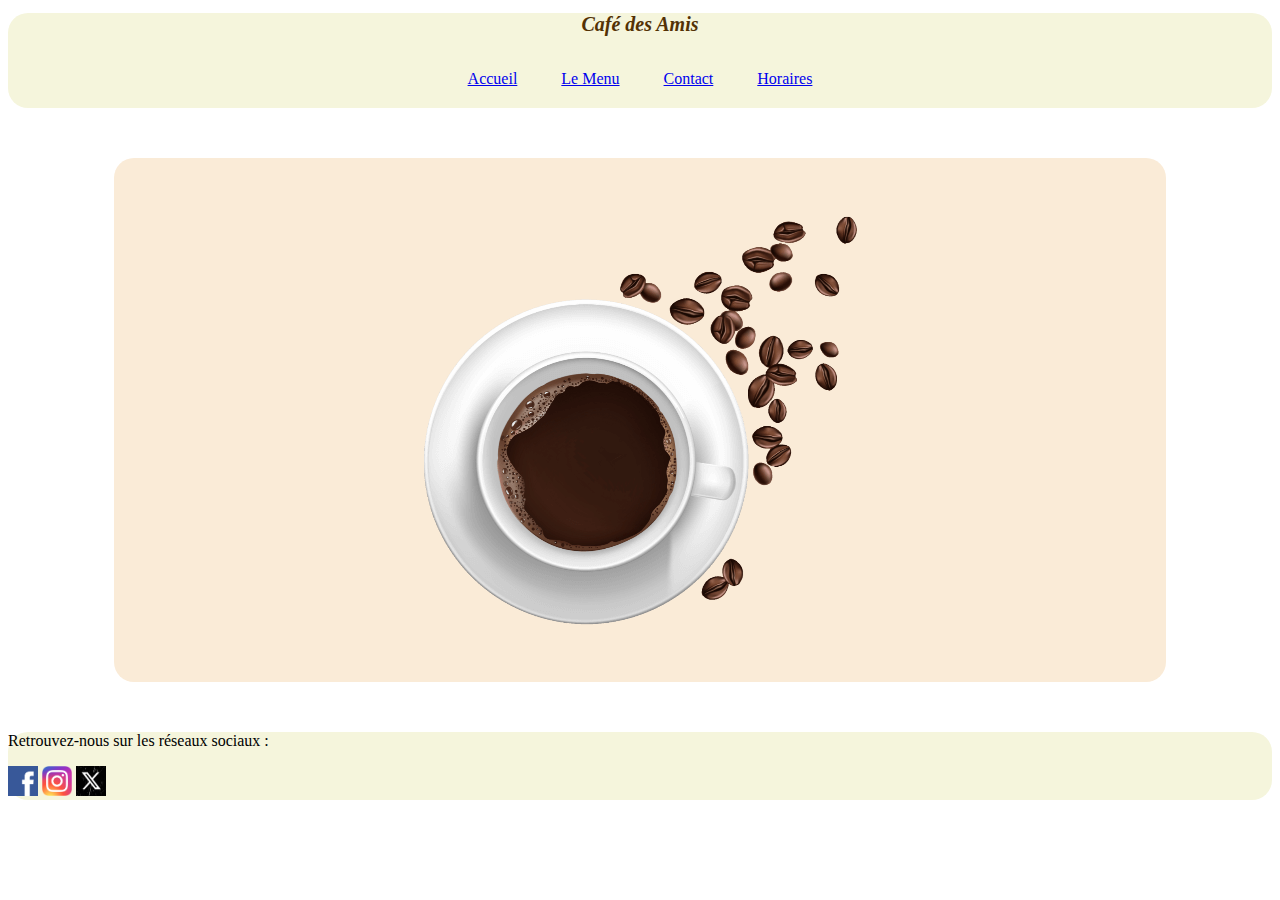
<file: index.html>
<!DOCTYPE html>
<html lang="en">
<head>
    <meta charset="UTF-8">
    <meta name="viewport" content="width=device-width, initial-scale=1.0">
    <meta name="keywords" content="Café, Café des Amis, boissons, pâtisseries, convivialité">
    <link rel="icon" href="images/coffee-poster.png">
    <title>Café les amis</title>
    <meta name="description" content="découvrez le meilleur café pour passer des merveilleux momments entre amis"/>
</head>
<style>
nav{
    text-align: center;
}
ul{
    display: inline-block;
    margin: auto;
    padding: 0%;
}
li{
    display: inline-block;
    margin: 20px;
}
header , footer{
    background-color: beige;
    margin: 0;
    border-radius: 20px;
}
h1{
    text-align: center;
    font-style:italic;
    font-size: larger;
}
.cadre{
    background-color: antiquewhite;
    width: 80%;
    margin: 50PX auto;
    padding: 20px;
    border-radius: 20px;
    text-align: center;
}
</style>
<body>
<header>
    <h1 style="color: rgb(83, 49, 4); font-size: 20px;">Café des Amis</h1>
    <nav>
        <ul>
            <li><a href="Acceuil.html">Accueil</a></li>
            <li><a href="Le menu.html">Le Menu</a></li>
            <li><a href="Contacts.html">Contact</a></li>
            <li><a href="Horaires.html">Horaires</a></li>
        </ul>
    </nav>
</header> 
<div class="cadre">
    <img src="images/coffee-poster.png" alt="Café les amis">
</div>
<footer>
    <p>Retrouvez-nous sur les réseaux sociaux :</p>
    <a href="https://fr-fr.facebook.com/"> <img src="images/Facebook_logo_36x36.svg.png" alt="facebook" width="30"></a> 
    <a href="https://www.instagram.com/"><img src="images/Instagram_logo_2016.svg.webp" alt="insta" width="30"></a>  
    <a href="https://x.com/i/flow/login"><img src="images/x.jpg" alt="x" width="30"></a>
</footer>
</body>
</html>
</file>
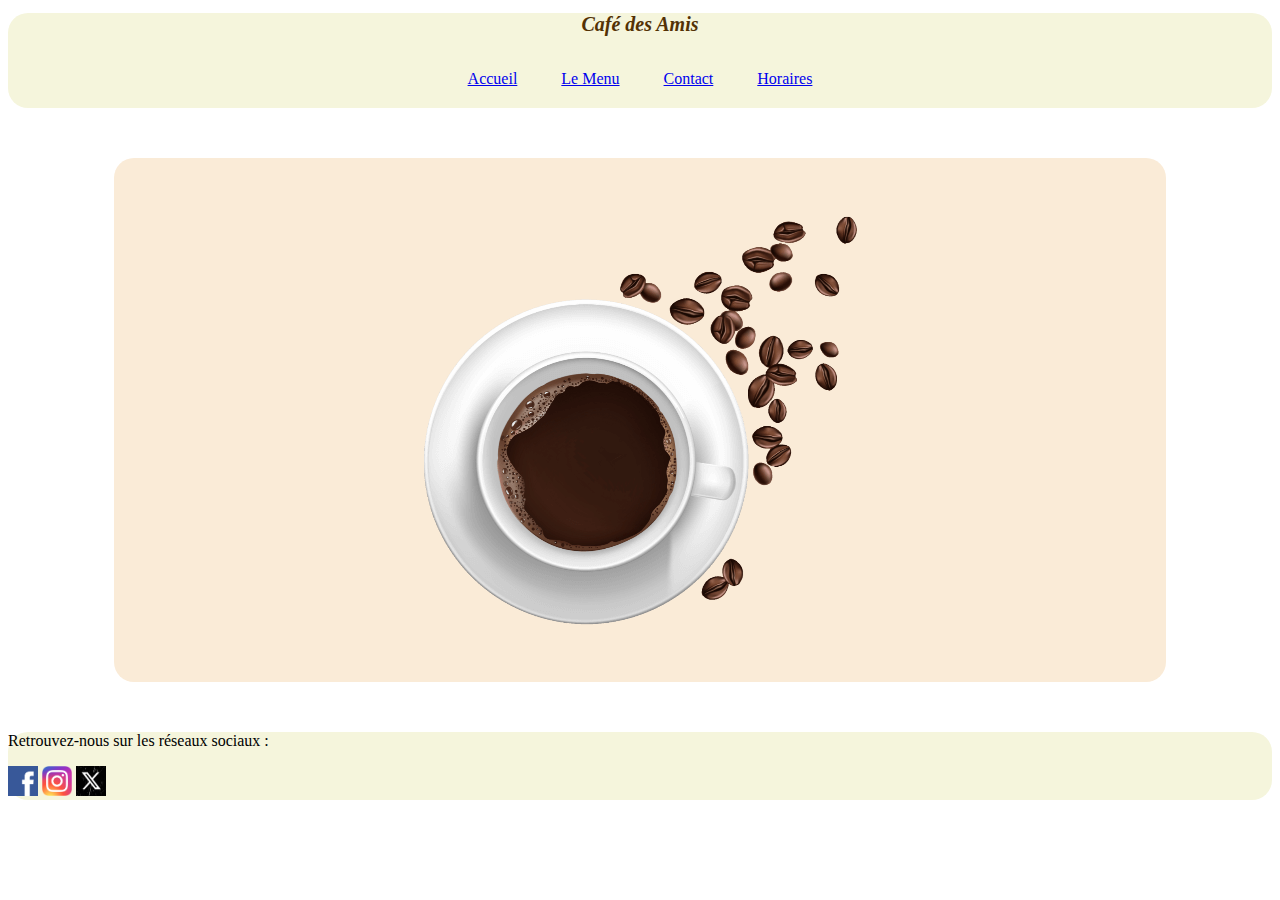
<file: Accueil.html>
<!DOCTYPE html>
<html lang="en">
<head>
    <meta charset="UTF-8">
    <meta name="viewport" content="width=device-width, initial-scale=1.0">
    <meta name="keywords" content="Café, Café des Amis, boissons, pâtisseries, convivialité">
    <link rel="icon" href="images/coffee-poster.png">
    <title>Café les amis</title>
    <meta name="description" content="découvrez le meilleur café pour passer des merveilleux momments entre amis"/>
</head>
<style>
nav{
    text-align: center;
}
ul{
    display: inline-block;
    margin: auto;
    padding: 0%;
}
li{
    display: inline-block;
    margin: 20px;
}
header , footer{
    background-color: beige;
    margin: 0;
    border-radius: 20px;
}
h1{
    text-align: center;
    font-style:italic;
    font-size: larger;
}
.cadre{
    background-color: antiquewhite;
    width: 80%;
    margin: 50PX auto;
    padding: 20px;
    border-radius: 20px;
    text-align: center;
}
</style>
<body>
<header>
    <h1 style="color: rgb(83, 49, 4); font-size: 20px;">Café des Amis</h1>
    <nav>
        <ul>
            <li><a href="Acceuil.html">Accueil</a></li>
            <li><a href="Le menu.html">Le Menu</a></li>
            <li><a href="Contacts.html">Contact</a></li>
            <li><a href="Horaires.html">Horaires</a></li>
        </ul>
    </nav>
</header> 
<div class="cadre">
    <img src="images/coffee-poster.png" alt="Café les amis">
</div>
<footer>
    <p>Retrouvez-nous sur les réseaux sociaux :</p>
    <a href="https://fr-fr.facebook.com/"> <img src="images/Facebook_logo_36x36.svg.png" alt="facebook" width="30"></a> 
    <a href="https://www.instagram.com/"><img src="images/Instagram_logo_2016.svg.webp" alt="insta" width="30"></a>  
    <a href="https://x.com/i/flow/login"><img src="images/x.jpg" alt="x" width="30"></a>
</footer>
</body>
</html>
</file>
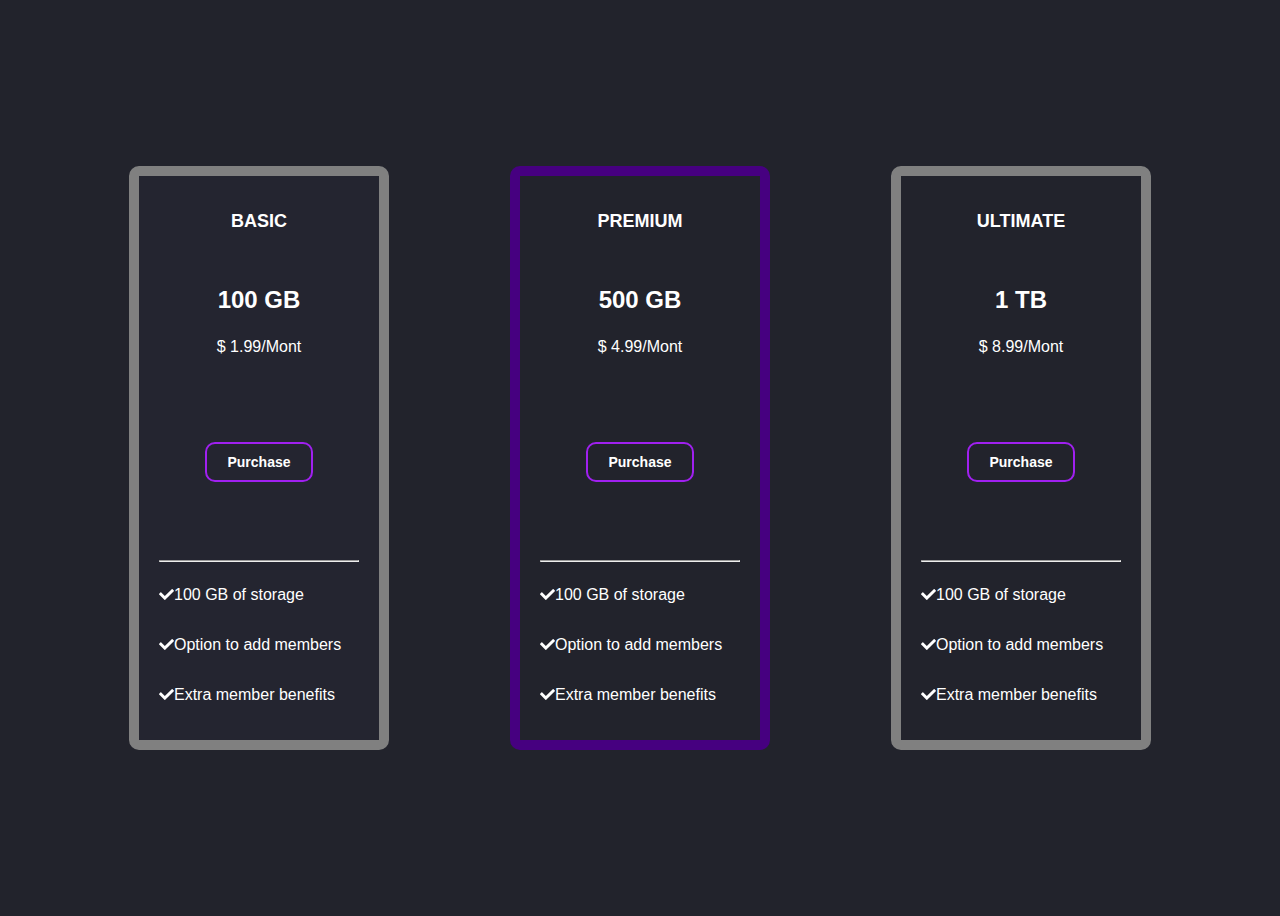
<file: cloud-wars.html>
<!DOCTYPE html>
<html lang="en">

<head>
    <meta charset="UTF-8">
    <meta name="viewport" content="width=device-width, initial-scale=1.0">
    <link rel="stylesheet" href="abonnement.css">
    <title>Abonnements</title>
</head>
<body>
    <div class="basic">
        <h2>BASIC</h2>
        <h3>100 GB</h3>
        <P>$ 1.99/Mont</P>
        <button>Purchase</button>
        <div id="trait_dessus"><hr></div>
        <div class="element"> 
            <img src="images/check.svg" alt="100 GB" 100 GB of storage>
            <p>100 GB of storage</p>
        </div>
        <div class="element2">
        <img src="images/check.svg" alt="100 GB" 100 GB of storage>
        <P>Option to add members</P>
        </div>
        <div class="element3">
        <img src="images/check.svg" alt="100 GB" 100 GB of storage>
        <p>Extra member benefits</p>
        </div>
    </div>
    <div class="premium">
        <h2>PREMIUM</h2>
        <h3>500 GB</h3>
        <P>$ 4.99/Mont</P>
        <button>Purchase</button>
        <div id="trait_dessus"><hr></div>
        <div class="element"> 
            <img src="images/check.svg" alt="100 GB" 100 GB of storage>
            <p>100 GB of storage</p>
        </div>
        <div class="element2">
        <img src="images/check.svg" alt="100 GB" 100 GB of storage>
        <P>Option to add members</P>
        </div>
        <div class="element3">
        <img src="images/check.svg" alt="100 GB" 100 GB of storage>
        <p>Extra member benefits</p>
        </div>
    </div>
    <div class="ultimate">
        <h2>ULTIMATE</h2>
        <h3>1 TB</h3>
        <P>$ 8.99/Mont</P>
        <button>Purchase</button>
        <div id="trait_dessus"><hr></div>
        <div class="element"> 
            <img src="images/check.svg" alt="100 GB" 100 GB of storage>
            <p>100 GB of storage</p>
        </div>
        <div class="element2">
        <img src="images/check.svg" alt="100 GB" 100 GB of storage>
        <P>Option to add members</P>
        </div>
        <div class="element3">
        <img src="images/check.svg" alt="100 GB" 100 GB of storage>
        <p>Extra member benefits</p>
        </div>
    </div>
</body>
</html>
</file>
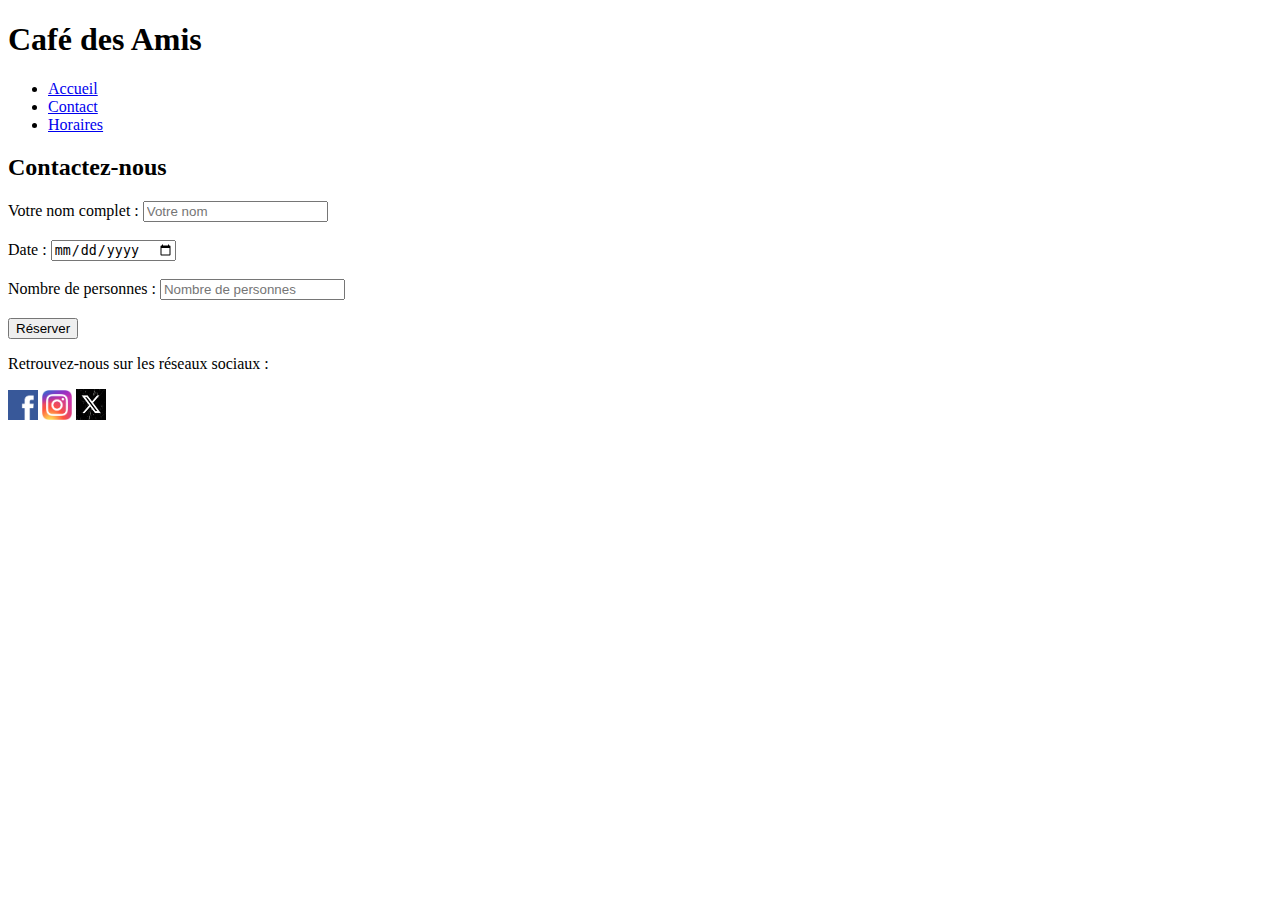
<file: Contacts.html>
<!DOCTYPE html>
<html lang="en">
<head>
    <meta charset="UTF-8">
    <meta name="viewport" content="width=device-width, initial-scale=1.0">
    <meta name="keywords" content="Café, Café des Amis, boissons, pâtisseries, convivialité">
    <link rel="icon" href="images/coffee-poster.png">
    <title>Contacts</title>
</head>
<tbody>
<header>
    <h1>Café des Amis</h1>
    <nav>
        <ul>
            <li><a href="Acceuil.html">Accueil</a></li>
            <li><a href="Contacts.html">Contact</a></li>
            <li><a href="Horaires.html">Horaires</a></li>
        </ul>
    </nav>
</header> 
<main>
    <h2>Contactez-nous</h2>
    <form method="post">
        <label for="full_name">Votre nom complet :</label>
        <input type="text" id="full_name" name="name" placeholder="Votre nom" required>
        <br><br>
        <label for="date">Date :</label>
        <input type="date" id="date" placeholder="date" required>
        <br><br>
        <label for="person">Nombre de personnes :</label>
        <input type="number" id="person" name="person" min="1" placeholder="Nombre de personnes" required>
        <br><br>
        <button type="submit">Réserver</button>
    </form>
</main>
<footer>
    <p>Retrouvez-nous sur les réseaux sociaux :</p>
    <a href="https://fr-fr.facebook.com/"> <img src="images/Facebook_logo_36x36.svg.png" alt="facebook" width="30"></a> 
    <a href="https://www.instagram.com/"><img src="images/Instagram_logo_2016.svg.webp" alt="insta" width="30"></a>  
    <a href="https://x.com/i/flow/login"><img src="images/x.jpg" alt="x" width="30"></a>
</footer>
</tbody>
</html>
</file>
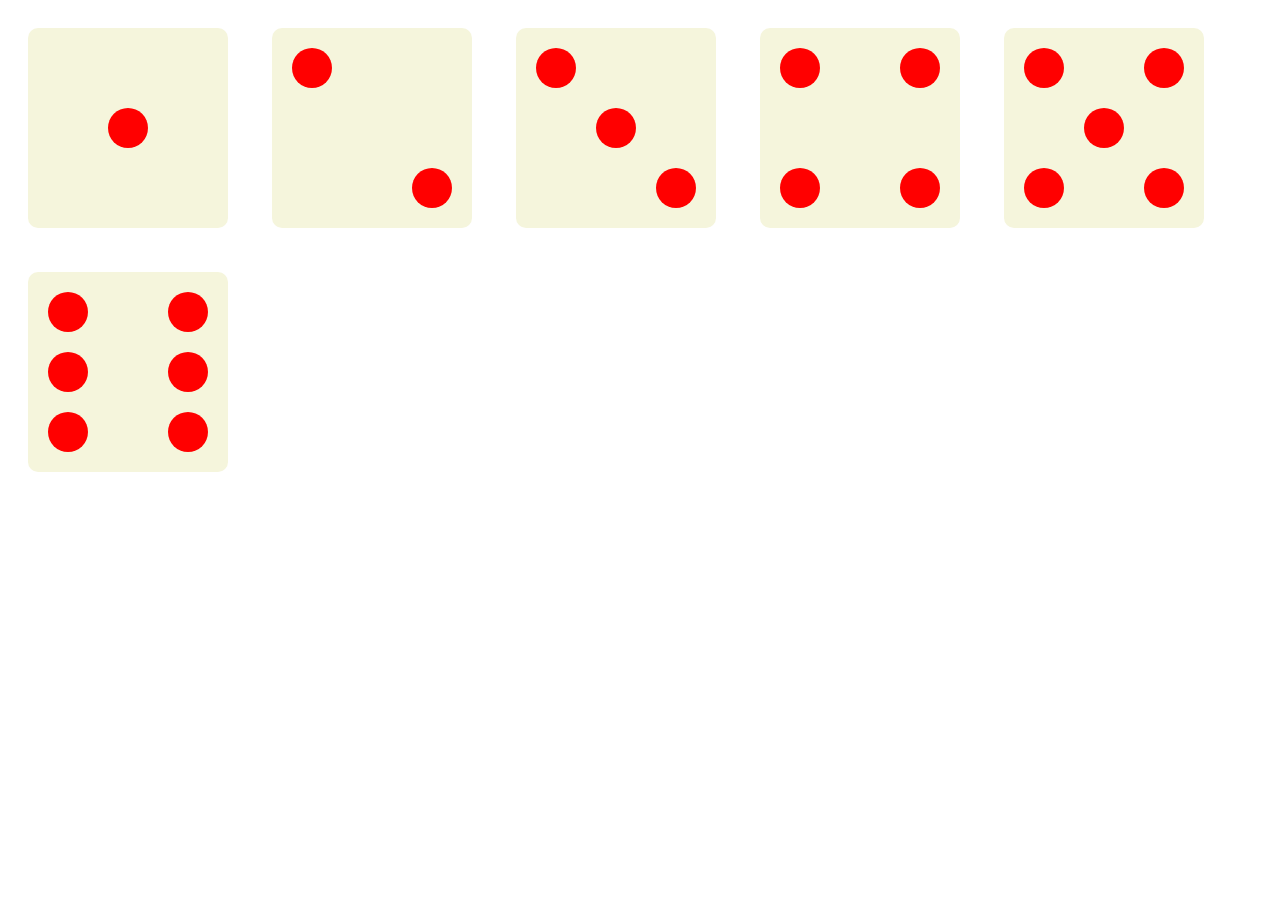
<file: dices.html>
<!DOCTYPE html>
<html lang="en">
<head>
  <meta charset="UTF-8">
  <meta http-equiv="X-UA-Compatible" content="IE=edge">
  <meta name="viewport" content="width=device-width, initial-scale=1.0">
  <link rel="stylesheet" href="style.css">
  <title>Dés</title>
</head>
<body>
      <div class="dice">
        <div class="point center"></div>
      </div>
      <div class="dice">
        <div class="point top left"></div> 
        <div class="point bottom right"></div>
      </div>
      <div class="dice">
        <div class="point top left"></div>
        <div class="point center"></div>
        <div class="point right bottom"></div>
      </div>
      <div class="dice">
        <div class="point top left"></div>
        <div class="point top right"></div>
        <div class="point bottom left"></div>
        <div class="point bottom right"></div>
      </div>
      <div class="dice">
        <div class="point top left"></div>
        <div class="point top right"></div>
        <div class="point bottom left"></div>
        <div class="point bottom right"></div>
        <div class="point center"></div>
      </div>
      <div class="dice">
        <div class="point top left"></div>
        <div class="point top right"></div>
        <div class="point bottom left"></div>
        <div class="point bottom right"></div>
        <div class="point center left"></div>
        <div class="point center right"></div>
      </div>
</body>
</html>
</file>
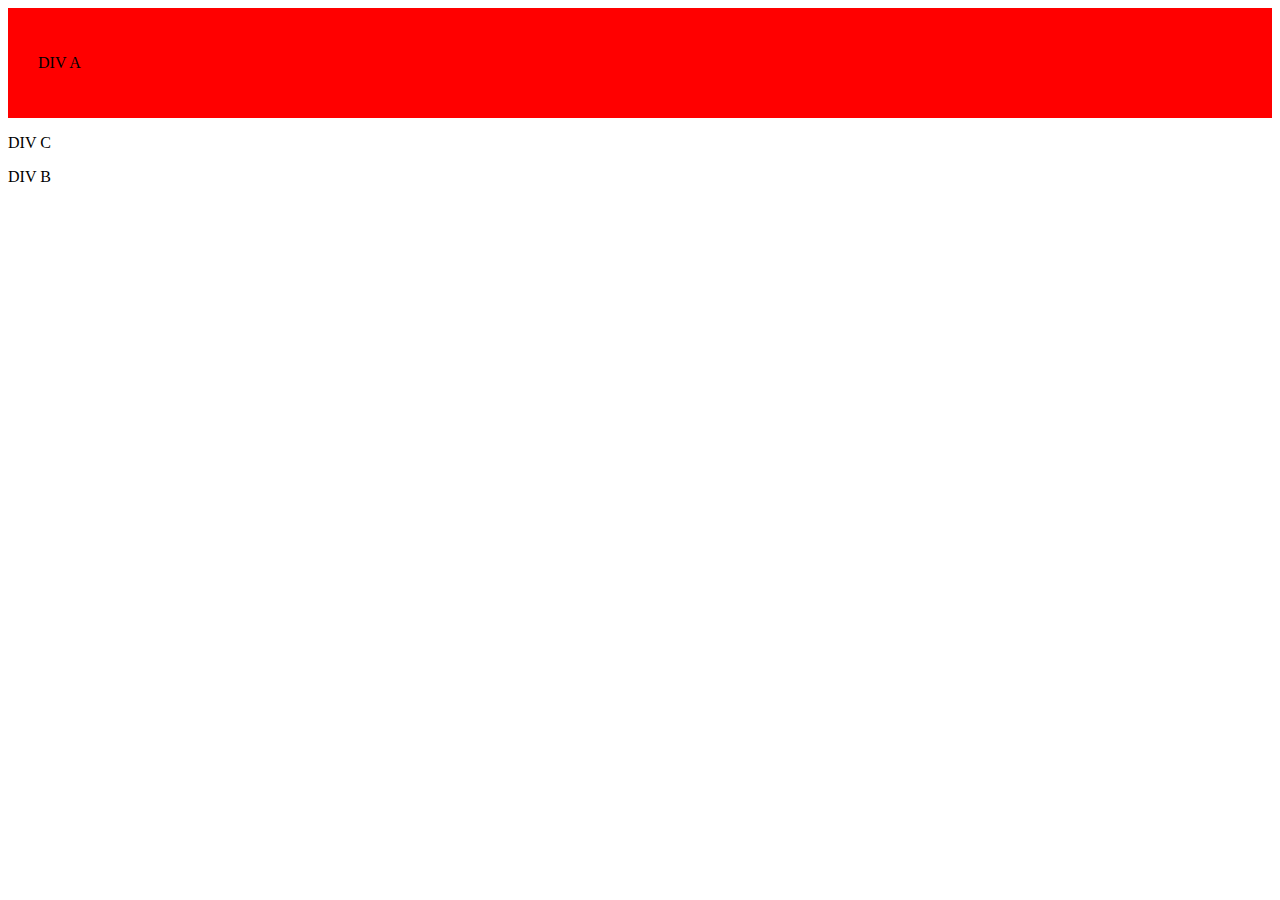
<file: div.html>
<!DOCTYPE html>
<html lang="en">
<head>
    <meta charset="UTF-8">
    <meta name="viewport" content="width=device-width, initial-scale=1.0">
    <title>exemple jpg</title>
    <link rel="stylesheet" href="style div.css">
</head>
<header>
    <p>DIV A</p>
</header>
<body>
 <P> DIV C</P>
</body>
<aside>
    <P>DIV B</P>
</aside>
</body>
</html>
</file>
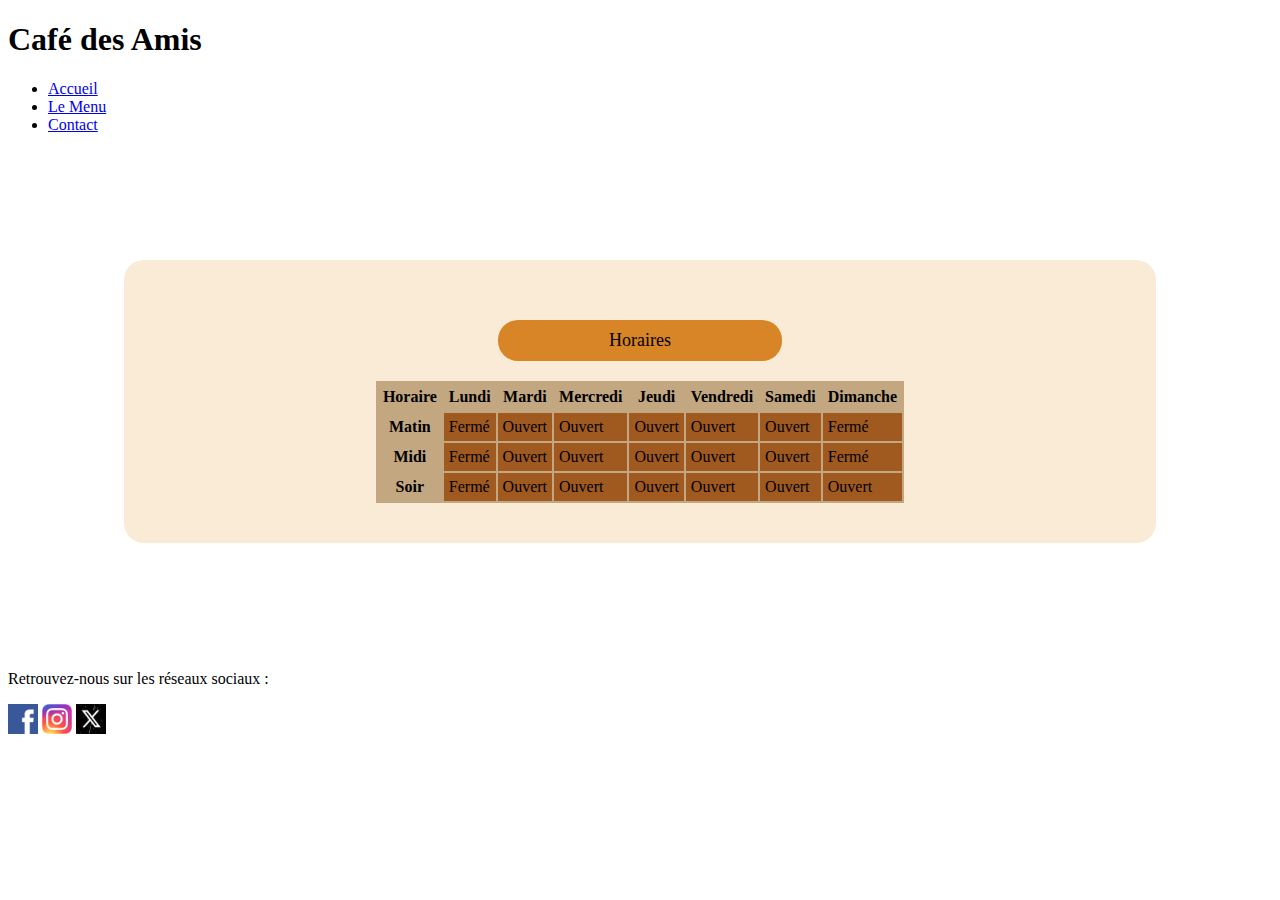
<file: Horaires.html>
<!DOCTYPE html>
<html lang="en">
<head>
    <meta charset="UTF-8">
    <meta name="viewport" content="width=device-width, initial-scale=1.0">
    <meta name="keywords" content="Café, Café des Amis, boissons, pâtisseries, convivialité">
    <link rel="icon" href="images/coffee-poster.png">
    <title>Horaires</title>
</head>
<style>
    .table-container{
        background-color: antiquewhite;
        width: 80%;
        margin: 10% auto;
        padding: 10px;
        border-radius: 20px;
    }
    table{
        border-collapse: collapse;
        width: 50%;
        margin: 30px auto;
        padding: 20px;
    }
    caption{
        background-color: rgba(212, 125, 25, 0.932);
        width: 50%;
        font-size: large;
        border-radius: 20px;
        padding: 10px;
        margin: 20px auto;
        
    }
    th, td{
        padding: 5px;
        border: 2px rgb(194, 167, 128) solid ;
    }
    th{
        background-color: rgb(194, 167, 128);
    }
    td{
        background-color: rgb(160, 90, 32)
    }
</style>
<body>
<header>
    <h1>Café des Amis</h1>
    <nav>
        <ul>
            <li><a href="Acceuil.html">Accueil</a></li>
            <li><a href="Le menu.html">Le Menu</a></li>
            <li><a href="Contacts.html">Contact</a></li>
        </ul>
    </nav>
</header>
<main>
    <div class="table-container">
    <table>
        <caption>
            Horaires
          </caption>
        <thead>
            <th>Horaire</th>
            <th>Lundi</th>
            <th>Mardi</th>
            <th>Mercredi</th>
            <th>Jeudi</th>
            <th>Vendredi</th>
            <th>Samedi</th>
            <th>Dimanche</th>
        </thead>
        <tbody>
            <tr>
                <th>Matin</th>
                <td>Fermé</td>
                <td>Ouvert</td>
                <td>Ouvert</td>
                <td>Ouvert</td>
                <td>Ouvert</td>
                <td>Ouvert</td>
                <td>Fermé</td>
            </tr>
            <tr>
                <th>Midi</th>
                <td>Fermé</td>
                <td>Ouvert</td>
                <td>Ouvert</td>
                <td>Ouvert</td>
                <td>Ouvert</td>
                <td>Ouvert</td>
                <td>Fermé</td>
            <tr>
                <th>Soir</th>
                <td>Fermé</td>
                <td>Ouvert</td>
                <td>Ouvert</td>
                <td>Ouvert</td>
                <td>Ouvert</td>
                <td>Ouvert</td>
                <td>Ouvert</td>
            </tr>
        </tbody>
    </table>
    </div>
</main> 
<footer>
    <p>Retrouvez-nous sur les réseaux sociaux :</p>
    <a href="https://fr-fr.facebook.com/"> <img src="images/Facebook_logo_36x36.svg.png" alt="facebook" width="30"></a> 
    <a href="https://www.instagram.com/"><img src="images/Instagram_logo_2016.svg.webp" alt="insta" width="30"></a>  
    <a href="https://x.com/i/flow/login"><img src="images/x.jpg" alt="x" width="30"></a>
</footer>
</body>
</html>
</file>
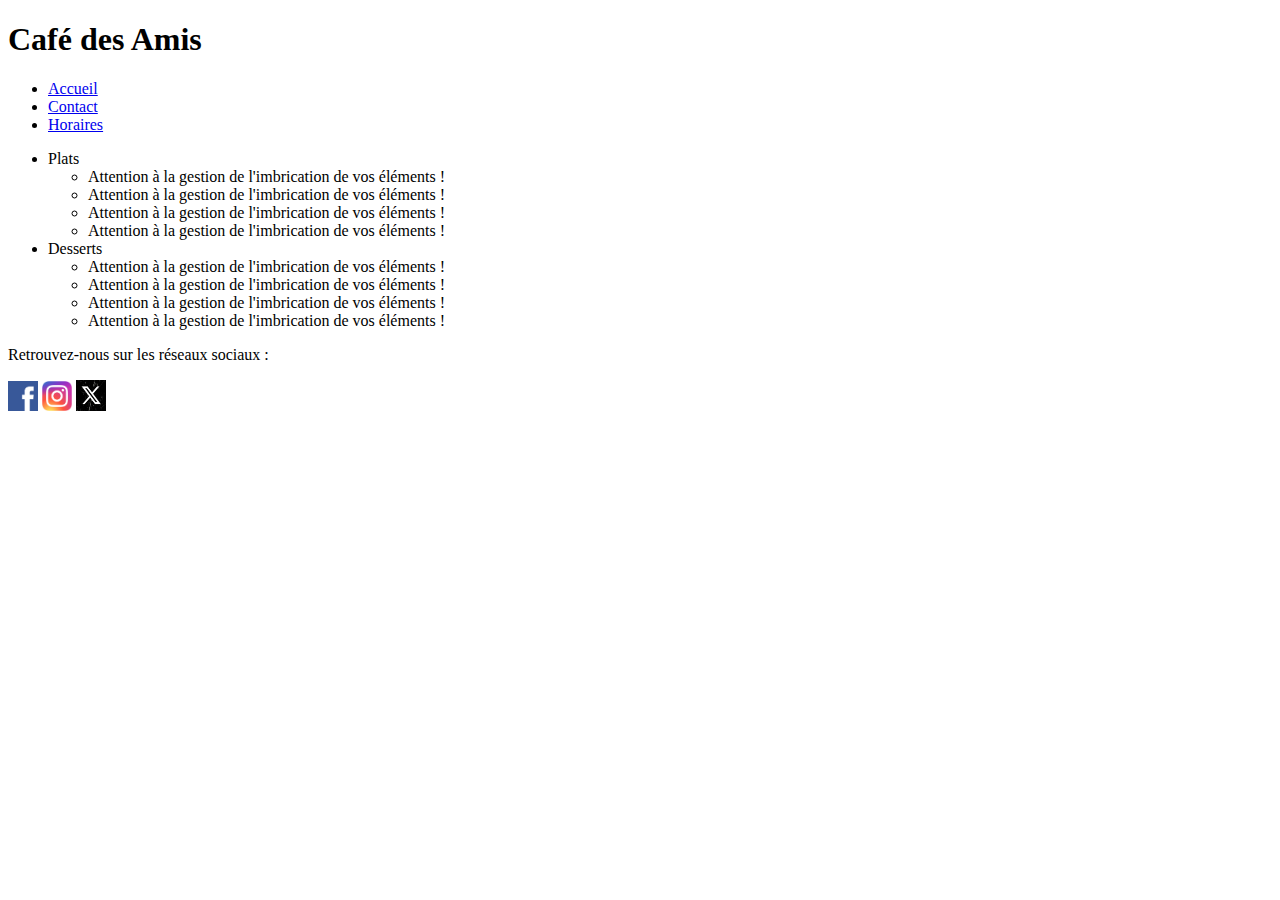
<file: Le menu.html>
<!DOCTYPE html>
<html lang="en">
<head>
    <meta charset="UTF-8">
    <meta name="viewport" content="width=device-width, initial-scale=1.0">
    <meta name="keywords" content="Café, boissons, pâtisseries, convivialité">
    <link rel="icon" href="images/coffee-poster.png">
    <title>Le menu</title>
    <meta name="description" content="trouvez notre selection de cafés pour vous !"/>
</head>
<body>
<header>
    <h1>Café des Amis</h1>
    <nav>
        <ul>
            <li><a href="Acceuil.html">Accueil</a></li>
            <li><a href="Contacts.html">Contact</a></li>
            <li><a href="Horaires.html">Horaires</a></li>
        </ul>
    </nav>
</header> 
<main>
    <ul type="sqaure">
        <li>Plats</li>
        <ul>
            <li>Attention à la gestion de l'imbrication de vos éléments !</li>
            <li>Attention à la gestion de l'imbrication de vos éléments !</li>
            <li>Attention à la gestion de l'imbrication de vos éléments !</li>
            <li>Attention à la gestion de l'imbrication de vos éléments !</li>
        </ul>
        <li>Desserts</li>
        <ul>
            <li>Attention à la gestion de l'imbrication de vos éléments !</li>
            <li>Attention à la gestion de l'imbrication de vos éléments !</li>
            <li>Attention à la gestion de l'imbrication de vos éléments !</li>
            <li>Attention à la gestion de l'imbrication de vos éléments !</li>
        </ul>
    </ul>
</main>
<footer>
    <p>Retrouvez-nous sur les réseaux sociaux :</p>
    <a href="https://fr-fr.facebook.com/"> <img src="images/Facebook_logo_36x36.svg.png" alt="facebook" width="30"></a> 
    <a href="https://www.instagram.com/"><img src="images/Instagram_logo_2016.svg.webp" alt="insta" width="30"></a>  
    <a href="https://x.com/i/flow/login"><img src="images/x.jpg" alt="x" width="30"></a>
</footer>
</body>
</html>
</file>
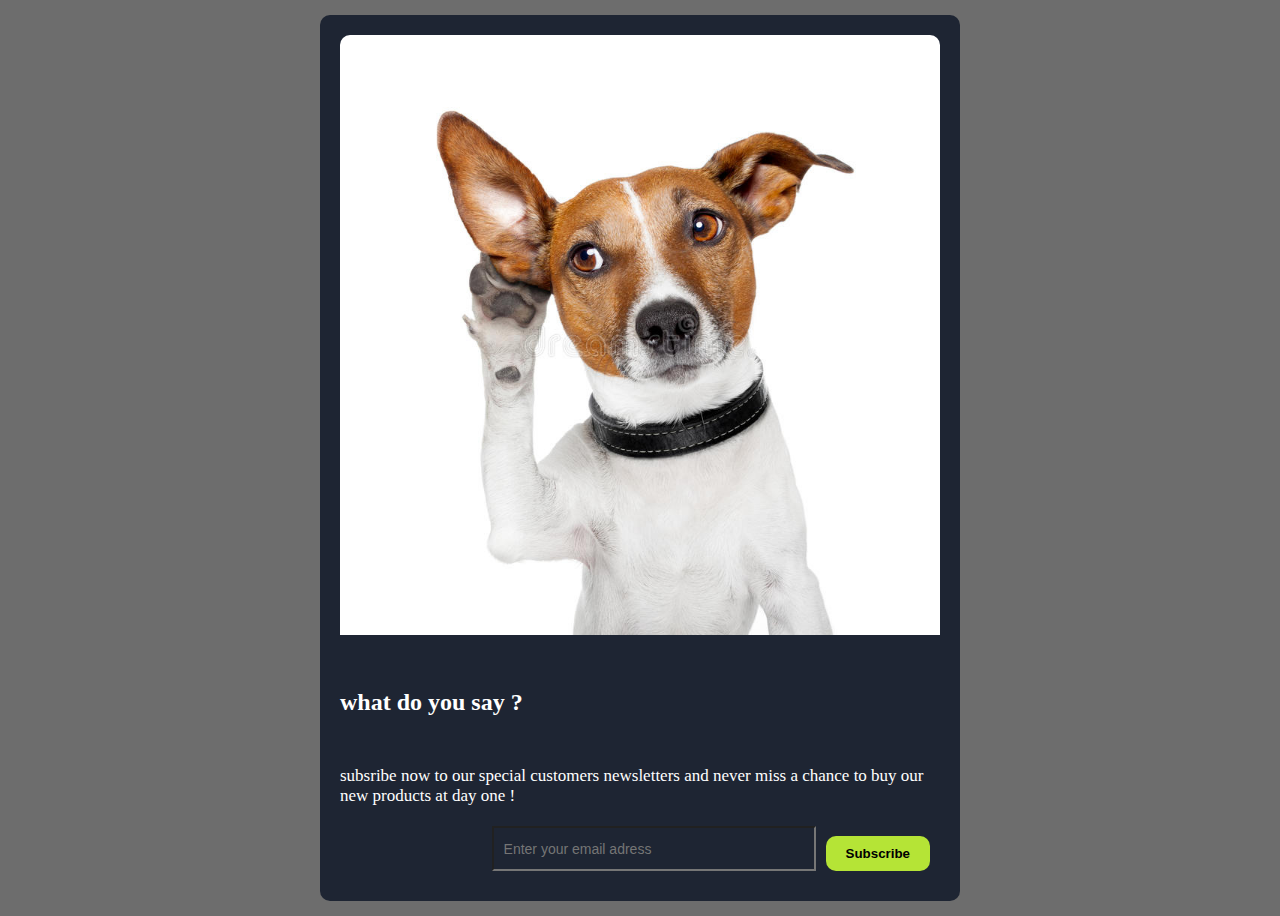
<file: subscribe.html>
<!DOCTYPE html>
<html lang="en">

<head>
    <meta charset="UTF-8">
    <meta name="viewport" content="width=device-width, initial-scale=1.0">
    <title>Subscribe</title>
</head>
<style>
    body {
        display: flex;
        justify-content: center;
        align-items: center;
        height: 100vh;
        background-color: #6d6d6d;
    }

    .chien {
        background-color: #1E2533;
        color: white;
        border-radius: 10px;
        padding: 20px;
        text-align: start;
        width: 600px;
    }

    .chien img {
        width: 100%;
        border-radius: 10px 10px 0 0;
    }

    .chien h1 {
        font-size: 24px;
        margin: 50px 0 50px;
    }

    .chien p {
        font-size: 17px;
        margin: 10px 0 20px;
    }

    .chien input {
        background-color: #1E2533;
        padding: 10px;
        width: 50%;
        margin-bottom: 10px;
        font-size: 14px;
        color: white;
        bo
    }

    .chien button {
        padding: 10px 20px;
        border: none;
        border-radius: 10px;
        background-color: #b5e436;
        color: black;
        font-size: 14px solid;
        margin: 10px;
        font-weight: bold;
    }

    form{
        display: flex;
        justify-content: flex-end;
    }
</style>

<body>
    <div class="chien">
        <img src="images/dog_hearing.jpeg" alt="photo d'un chien">
        <h1>what do you say ?</h1>
        <p>subsribe now to our special customers newsletters and never miss a chance to buy our new products at day one
            !</p>
        <form method="post">
            <label for="full_email"></label>
            <input type="text" id="full_email" email="adresse email" placeholder="Enter your email adress" required>
            <button type="submit">Subscribe</button>
        </form>
    </div>
</body>

</html>
</file>
<file: abonnement.css>
body {
        display: flex;
        justify-content: space-evenly;
        align-items: center;
        height: 100vh;
        background-color: #22232c;
    }
    .element , .element2 , .element3 {
        display: flex;
        align-items: center;
        align-content: flex-start;

        
    }
    #trait_dessus .basic{
     width : 700px;
     margin: 20PX;
    } 

    .basic {
        color: white;
        border-radius: 10px;
        padding: 20px;
        text-align: center;
        width: 200px;
        align-items: flex-start;
        font-family: sans-serif;
        background-color:#242530;
        border: 10px solid gray;
    }
    .premium{
        color: white;
        border-radius: 10px;
        padding: 20px;
        text-align: center;
        width: 200px;
        font-family: sans-serif;
        border: 10px solid rgb(70, 0, 128);
    }
    .ultimate{
        color: white;
        border-radius: 10px;
        padding: 20px;
        text-align: center;
        width: 200px;
        align-items: flex-start;
        font-family: sans-serif;
        border: 10px solid gray;
    }
    img{
        width: 15px;
        color: white;
    }
    h2{ 
        font-size:large;
        font-style:normal;
        font-weight: bold;
        padding: 0px 0px 30px;
    }
    h3{
        font-size:x-large;
        font-style:normal;
        font-weight: bold;
    }
    p{
        font-size: 16px;

    }
    button {
    background-color: transparent;
    color: white;
    border: 2px solid #A020F0; 
    border-radius: 10px;
    padding: 10px 20px;
    font-size: 14px;
    font-weight: bold;
    margin: 70px 10px;
}

button:hover {
    background-color: #A020F0;
    color: #1E2533; 
}
</file>
<file: style.css>
.dice{
  height: 200px;
  width: 200px;
  background-color: beige;
  margin: 20px;
  border-radius: 10px;
  display: inline-block;
  position: relative;
}
.point{
  height: 40px;
  width: 40px;
  background-color: red;
  border-radius: 50%;
  position: absolute;
}
.center{
  top: calc(50% - 10%);
  left: 80px
}
.top{
  top: 20px;
}
.left{
  left:20px
}
.bottom{
  bottom: 20px
}
.right{
  left: 140px;
}
</file>
<file: style div.css>
header{
    background-color: red;
    padding:30px;

}
b
    background-color:green;
    margin:0px;
    padding:50%;
    width: 100%;
    position: fixed
}
aside {
    background-color: blue; 
    width: 60px;           
    height: 100vh;          
    position: fixed;
    padding: 20px;     
}
</file>
